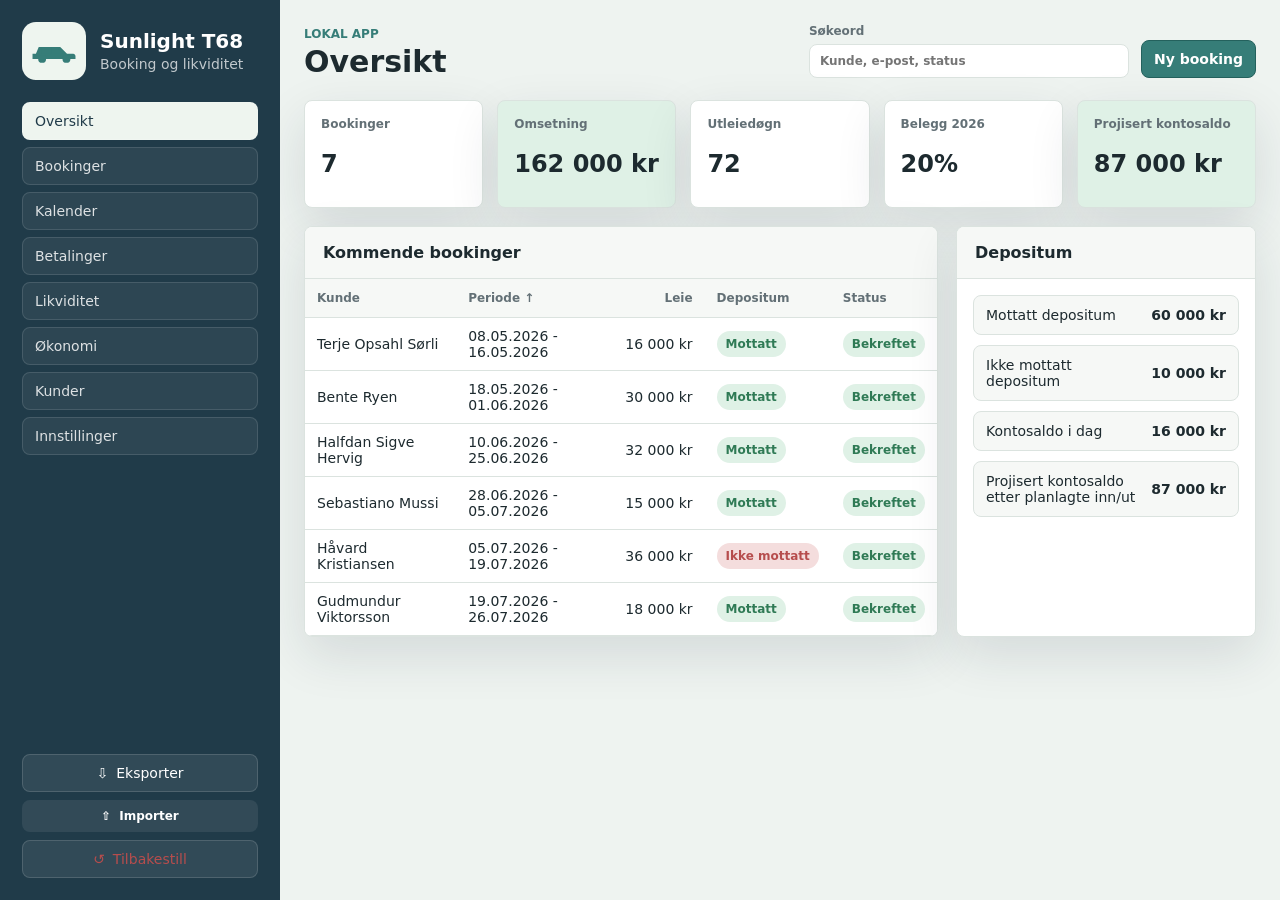
<file: app/index.html>
<!doctype html>
<html lang="no">
  <head>
    <meta charset="utf-8" />
    <meta name="viewport" content="width=device-width, initial-scale=1" />
    <title>Sunlight T68 Booking</title>
    <link rel="stylesheet" href="./styles.css" />
  </head>
  <body>
    <div class="app-shell">
      <aside class="sidebar">
        <div class="brand">
          <div class="brand-mark" aria-hidden="true">
            <svg viewBox="0 0 92 52" role="img">
              <path d="M8 31h6l5-12h38l12 12h11c2 0 4 2 4 4v5H8v-9Z" />
              <path d="M24 19v12h17V19H24Zm22 0v12h16L51 19h-5Z" />
              <circle cx="25" cy="40" r="7" />
              <circle cx="68" cy="40" r="7" />
            </svg>
          </div>
          <div>
            <h1>Sunlight T68</h1>
            <p>Booking og likviditet</p>
          </div>
        </div>

        <nav class="nav-tabs" aria-label="Hovedmeny">
          <button class="active" data-view="dashboard">Oversikt</button>
          <button data-view="bookings">Bookinger</button>
          <button data-view="calendar">Kalender</button>
          <button data-view="payments">Betalinger</button>
          <button data-view="liquidity">Likviditet</button>
          <button data-view="economy">Økonomi</button>
          <button data-view="customers">Kunder</button>
          <button data-view="settings">Innstillinger</button>
        </nav>

        <div class="sidebar-actions">
          <button id="exportJson" class="tool-button" title="Eksporter data">
            <span aria-hidden="true">⇩</span>
            Eksporter
          </button>
          <label class="tool-button import-button" title="Importer data">
            <span aria-hidden="true">⇧</span>
            Importer
            <input id="importJson" type="file" accept="application/json" />
          </label>
          <button id="resetData" class="tool-button danger" title="Tilbakestill">
            <span aria-hidden="true">↺</span>
            Tilbakestill
          </button>
        </div>
      </aside>

      <main>
        <header class="topbar">
          <div>
            <p class="eyebrow">Lokal app</p>
            <h2 id="viewTitle">Oversikt</h2>
          </div>
          <div class="topbar-actions">
            <label>
              Søkeord
              <input id="searchInput" type="search" placeholder="Kunde, e-post, status" />
            </label>
            <button id="newBooking" class="primary-button">Ny booking</button>
          </div>
        </header>

        <section id="dashboard" class="view active">
          <div class="kpi-grid" id="kpiGrid"></div>
          <div class="panel-grid">
            <section class="panel wide">
              <div class="panel-header">
                <h3>Kommende bookinger</h3>
              </div>
              <div class="table-wrap">
                <table id="upcomingTable"></table>
              </div>
            </section>
            <section class="panel">
              <div class="panel-header">
                <h3>Depositum</h3>
              </div>
              <div id="depositSummary" class="summary-stack"></div>
            </section>
          </div>
        </section>

        <section id="bookings" class="view">
          <div class="split-layout">
            <section class="panel">
              <div class="panel-header">
                <h3>Bookingliste</h3>
              </div>
              <div class="table-wrap">
                <table id="bookingTable"></table>
              </div>
            </section>

            <section class="panel editor-panel">
              <div class="panel-header">
                <h3 id="editorTitle">Booking</h3>
              </div>
              <form id="bookingForm" class="booking-form">
                <input type="hidden" name="id" />
                <div class="field-row">
                  <label>Kunde <input name="customer" required /></label>
                  <label>E-post <input name="email" type="email" /></label>
                </div>
                <div class="field-row">
                  <label>Mobil <input name="phone" /></label>
                  <label>Adresse <input name="address" /></label>
                </div>
                <div class="field-row">
                  <label>Startdato <input name="start" type="date" required /></label>
                  <label>Sluttdato <input name="end" type="date" required /></label>
                </div>
                <div class="field-row">
                  <label>Starttid <input name="startTime" type="time" /></label>
                  <label>Sluttid <input name="endTime" type="time" /></label>
                </div>
                <div class="field-row">
                  <label>Leiepris <input name="price" type="number" min="0" step="100" /></label>
                  <label>Depositum <input name="deposit" type="number" min="0" step="100" /></label>
                </div>
                <div class="field-row">
                  <label>Depositumstatus <select name="depositStatus"></select></label>
                  <label>Leiestatus <select name="rentStatus"></select></label>
                </div>
                <div class="field-row">
                  <label>Depositum forfall <input name="depositDueDate" type="date" /></label>
                  <label>Leie forfall <input name="rentDueDate" type="date" /></label>
                </div>
                <div class="field-row">
                  <label>Depositum tilbake <input name="depositRefundDate" type="date" /></label>
                  <label>Km per dag <input name="includedKmDay" type="number" min="0" step="50" /></label>
                </div>
                <label>Utleveringssted <input name="pickup" /></label>
                <label>Tilbakeleveringssted <input name="returnPlace" /></label>
                <label>Notat <textarea name="notes" rows="3"></textarea></label>
                <div class="form-actions">
                  <button type="submit" class="primary-button">Lagre</button>
                  <button type="button" id="duplicateBooking">Dupliser</button>
                  <button type="button" id="deleteBooking" class="danger">Slett</button>
                </div>
              </form>
            </section>
          </div>
        </section>

        <section id="calendar" class="view">
          <section class="panel">
            <div class="calendar-toolbar">
              <button id="prevMonth" title="Forrige måned">‹</button>
              <h3 id="calendarTitle"></h3>
              <button id="nextMonth" title="Neste måned">›</button>
            </div>
            <div id="calendarGrid" class="calendar-grid"></div>
          </section>
        </section>

        <section id="payments" class="view">
          <section class="panel">
            <div class="panel-header">
              <h3>Betalingslinjer</h3>
            </div>
            <div class="table-wrap">
              <table id="paymentTable"></table>
            </div>
          </section>
        </section>

        <section id="liquidity" class="view">
          <div class="panel-grid">
            <section class="panel wide">
              <div class="panel-header">
                <h3>Likviditetsregnskap 2026</h3>
              </div>
              <div class="table-wrap">
                <table id="liquidityTable"></table>
              </div>
            </section>
            <section class="panel">
              <div class="panel-header">
                <h3>Udatert oppfølging</h3>
              </div>
              <div id="undatedCash" class="summary-stack"></div>
            </section>
          </div>
          <section class="panel manual-panel">
            <div class="panel-header">
              <h3>Ekstra transaksjoner</h3>
            </div>
            <form id="transactionForm" class="transaction-form">
              <label>Dato <input name="date" type="date" required /></label>
              <label>Tekst <input name="text" required /></label>
              <label>Beløp <input name="amount" type="number" step="100" required /></label>
              <button type="submit" class="primary-button">Legg til</button>
            </form>
            <div class="table-wrap compact">
              <table id="transactionTable"></table>
            </div>
          </section>
        </section>

        <section id="economy" class="view">
          <div class="kpi-grid" id="economyKpis"></div>
          <div class="panel-grid">
            <section class="panel wide">
              <div class="panel-header">
                <h3>Årskostnadskalkulator</h3>
              </div>
              <form id="economyForm" class="calculator-form">
                <label>Lånesaldo <input name="loanBalance" type="number" min="0" step="1000" /></label>
                <label>Rente % <input name="interestRate" type="number" min="0" step="0.1" /></label>
                <label>Avdrag per år <input name="annualPrincipal" type="number" min="0" step="1000" /></label>
                <label>Forsikring per år <input name="insurance" type="number" min="0" step="500" /></label>
                <label>Årsavgifter <input name="roadTax" type="number" min="0" step="500" /></label>
                <label>Service <input name="service" type="number" min="0" step="500" /></label>
                <label>Vedlikehold <input name="maintenance" type="number" min="0" step="500" /></label>
                <label>Dekk/utstyr <input name="tiresEquipment" type="number" min="0" step="500" /></label>
                <label>Lagring/parkering <input name="storage" type="number" min="0" step="500" /></label>
                <label>Renhold/forbruk <input name="cleaningSupplies" type="number" min="0" step="500" /></label>
                <label>Markedsføring <input name="marketing" type="number" min="0" step="500" /></label>
                <label>Andre faste <input name="otherFixed" type="number" min="0" step="500" /></label>
                <label>Variabel kost/døgn <input name="variablePerRentalDay" type="number" min="0" step="50" /></label>
                <label>Avskrivning per år <input name="annualDepreciation" type="number" min="0" step="1000" /></label>
                <label>Ønsket overskudd <input name="targetProfit" type="number" min="0" step="1000" /></label>
                <button type="submit" class="primary-button">Lagre parametre</button>
              </form>
              <div class="table-wrap">
                <table id="annualCostTable"></table>
              </div>
            </section>
            <section class="panel">
              <div class="panel-header">
                <h3>Break-even</h3>
              </div>
              <div id="breakEvenSummary" class="summary-stack"></div>
            </section>
          </div>
        </section>

        <section id="customers" class="view">
          <section class="panel">
            <div class="panel-header">
              <h3>Kunder</h3>
            </div>
            <div class="table-wrap">
              <table id="customerTable"></table>
            </div>
          </section>
        </section>

        <section id="settings" class="view">
          <section class="panel settings-panel">
            <div class="panel-header">
              <h3>Saldo og dato</h3>
            </div>
            <form id="settingsForm" class="booking-form">
              <div class="field-row">
                <label>Dato for saldo <input name="asOfDate" type="date" /></label>
                <label>Kontosaldo <input name="accountOpeningBalance" type="number" step="100" /></label>
              </div>
              <div class="field-row">
                <label>Likviditetsår <input name="liquidityYear" type="number" min="2020" max="2035" /></label>
              </div>
              <button type="submit" class="primary-button">Lagre innstillinger</button>
            </form>
          </section>
        </section>
      </main>
    </div>

    <div id="toast" class="toast" role="status" aria-live="polite"></div>
    <script src="./app.js"></script>
  </body>
</html>
</file>
<file: app/styles.css>
:root {
  --ink: #1d2a2f;
  --muted: #637076;
  --line: #dbe3df;
  --canvas: #eef3f0;
  --surface: #ffffff;
  --surface-soft: #f6f8f6;
  --navy: #203b49;
  --teal: #367d78;
  --teal-dark: #24615d;
  --mint: #dceee8;
  --amber: #f5dfb8;
  --amber-dark: #8b5d13;
  --red: #b64d4d;
  --red-soft: #f4dddd;
  --green: #2f7a55;
  --green-soft: #dff1e6;
  --shadow: 0 18px 50px rgba(24, 44, 54, 0.12);
}

* {
  box-sizing: border-box;
}

body {
  margin: 0;
  background: var(--canvas);
  color: var(--ink);
  font-family:
    Inter, ui-sans-serif, system-ui, -apple-system, BlinkMacSystemFont, "Segoe UI",
    sans-serif;
  font-size: 14px;
  letter-spacing: 0;
}

button,
input,
select,
textarea {
  font: inherit;
}

button {
  border: 1px solid var(--line);
  background: var(--surface);
  color: var(--ink);
  cursor: pointer;
  border-radius: 8px;
  padding: 9px 12px;
  min-height: 38px;
}

button:hover {
  border-color: var(--teal);
}

input,
select,
textarea {
  width: 100%;
  min-width: 0;
  border: 1px solid var(--line);
  border-radius: 8px;
  background: var(--surface);
  color: var(--ink);
  padding: 9px 10px;
}

textarea {
  resize: vertical;
}

label {
  display: grid;
  gap: 6px;
  color: var(--muted);
  font-size: 12px;
  font-weight: 700;
}

table {
  width: 100%;
  border-collapse: collapse;
}

th,
td {
  border-bottom: 1px solid var(--line);
  padding: 10px 12px;
  text-align: left;
  vertical-align: middle;
}

th {
  background: var(--surface-soft);
  color: var(--muted);
  font-size: 12px;
  font-weight: 800;
  white-space: nowrap;
}

th.sortable {
  padding: 0;
}

.sort-button {
  width: 100%;
  min-height: 38px;
  border: 0;
  border-radius: 0;
  background: transparent;
  color: inherit;
  font-size: 12px;
  font-weight: 800;
  text-align: left;
  white-space: nowrap;
  padding: 10px 12px;
}

th.numeric .sort-button {
  text-align: right;
}

.sort-button:hover {
  background: #e8f0ec;
  color: var(--teal-dark);
}

td {
  background: var(--surface);
}

td.numeric,
th.numeric {
  text-align: right;
  font-variant-numeric: tabular-nums;
}

tr.selectable {
  cursor: pointer;
}

tr.selectable:hover td {
  background: #f1f8f6;
}

.app-shell {
  display: grid;
  grid-template-columns: 280px minmax(0, 1fr);
  min-height: 100vh;
}

.sidebar {
  position: sticky;
  top: 0;
  height: 100vh;
  display: flex;
  flex-direction: column;
  gap: 22px;
  padding: 22px;
  background: var(--navy);
  color: #fff;
}

.brand {
  display: grid;
  grid-template-columns: 64px minmax(0, 1fr);
  align-items: center;
  gap: 14px;
}

.brand-mark {
  display: grid;
  place-items: center;
  height: 58px;
  border-radius: 14px;
  background: #eef5ef;
}

.brand-mark svg {
  width: 52px;
  height: 34px;
  fill: var(--teal);
}

.brand h1 {
  margin: 0;
  font-size: 20px;
  line-height: 1.1;
}

.brand p {
  margin: 4px 0 0;
  color: rgba(255, 255, 255, 0.72);
}

.nav-tabs {
  display: grid;
  gap: 7px;
}

.nav-tabs button {
  justify-content: flex-start;
  border: 1px solid rgba(255, 255, 255, 0.12);
  background: rgba(255, 255, 255, 0.06);
  color: rgba(255, 255, 255, 0.84);
  text-align: left;
}

.nav-tabs button.active,
.nav-tabs button:hover {
  background: #eef5ef;
  color: var(--navy);
}

.sidebar-actions {
  display: grid;
  gap: 8px;
  margin-top: auto;
}

.tool-button {
  display: flex;
  align-items: center;
  gap: 8px;
  justify-content: center;
  color: #fff;
  background: rgba(255, 255, 255, 0.08);
  border-color: rgba(255, 255, 255, 0.14);
  border-radius: 8px;
  padding: 9px 10px;
  cursor: pointer;
}

.tool-button:hover {
  background: rgba(255, 255, 255, 0.14);
}

.import-button input {
  display: none;
}

main {
  min-width: 0;
  padding: 24px;
}

.topbar {
  display: flex;
  justify-content: space-between;
  align-items: end;
  gap: 18px;
  margin-bottom: 22px;
}

.topbar h2 {
  margin: 4px 0 0;
  font-size: 30px;
  line-height: 1.1;
}

.eyebrow {
  margin: 0;
  color: var(--teal);
  font-size: 12px;
  font-weight: 800;
  text-transform: uppercase;
}

.topbar-actions {
  display: grid;
  grid-template-columns: minmax(220px, 320px) auto;
  gap: 12px;
  align-items: end;
}

.primary-button {
  border-color: var(--teal-dark);
  background: var(--teal);
  color: #fff;
  font-weight: 800;
}

.primary-button:hover {
  background: var(--teal-dark);
  color: #fff;
}

.danger {
  color: var(--red);
}

.view {
  display: none;
}

.view.active {
  display: block;
}

.kpi-grid {
  display: grid;
  grid-template-columns: repeat(5, minmax(150px, 1fr));
  gap: 14px;
  margin-bottom: 18px;
}

.kpi-card,
.panel {
  border: 1px solid var(--line);
  border-radius: 8px;
  background: var(--surface);
  box-shadow: var(--shadow);
}

.kpi-card {
  display: grid;
  gap: 8px;
  padding: 16px;
  min-height: 108px;
}

.kpi-card strong {
  font-size: 24px;
  line-height: 1.05;
  font-variant-numeric: tabular-nums;
}

.kpi-card span {
  color: var(--muted);
  font-size: 12px;
  font-weight: 800;
}

.kpi-card.warning {
  background: var(--amber);
}

.kpi-card.positive {
  background: var(--green-soft);
}

.panel {
  min-width: 0;
  overflow: hidden;
}

.panel-header,
.calendar-toolbar {
  display: flex;
  align-items: center;
  justify-content: space-between;
  gap: 12px;
  padding: 16px 18px;
  border-bottom: 1px solid var(--line);
  background: var(--surface-soft);
}

.panel h3,
.calendar-toolbar h3 {
  margin: 0;
  font-size: 16px;
}

.panel-grid {
  display: grid;
  grid-template-columns: minmax(0, 1.5fr) minmax(300px, 0.7fr);
  gap: 18px;
}

.panel.wide {
  min-width: 0;
}

.split-layout {
  display: grid;
  grid-template-columns: minmax(0, 1.1fr) minmax(360px, 0.7fr);
  gap: 18px;
  align-items: start;
}

.table-wrap {
  overflow: auto;
  max-height: calc(100vh - 185px);
}

.table-wrap.compact {
  max-height: 260px;
}

.editor-panel,
.settings-panel {
  position: sticky;
  top: 24px;
}

.manual-panel {
  margin-top: 18px;
}

.booking-form {
  display: grid;
  gap: 13px;
  padding: 18px;
}

.transaction-form,
.calculator-form {
  display: grid;
  gap: 12px;
  align-items: end;
  padding: 18px;
  border-bottom: 1px solid var(--line);
}

.transaction-form {
  grid-template-columns: 150px minmax(180px, 1fr) 140px auto;
}

.calculator-form {
  grid-template-columns: repeat(4, minmax(150px, 1fr));
}

.field-row {
  display: grid;
  grid-template-columns: repeat(2, minmax(0, 1fr));
  gap: 12px;
}

.form-actions {
  display: flex;
  flex-wrap: wrap;
  gap: 10px;
}

.status-pill {
  display: inline-flex;
  align-items: center;
  min-height: 26px;
  border-radius: 999px;
  padding: 3px 9px;
  font-size: 12px;
  font-weight: 800;
  white-space: nowrap;
}

.status-paid,
.status-confirmed,
.status-complete {
  background: var(--green-soft);
  color: var(--green);
}

.status-open,
.status-planned {
  background: var(--amber);
  color: var(--amber-dark);
}

.status-missing,
.status-cancelled {
  background: var(--red-soft);
  color: var(--red);
}

.calendar-grid {
  display: grid;
  grid-template-columns: repeat(7, minmax(0, 1fr));
  gap: 1px;
  padding: 1px;
  background: var(--line);
}

.calendar-head,
.calendar-day {
  min-height: 92px;
  background: var(--surface);
  padding: 9px;
}

.calendar-head {
  min-height: 36px;
  background: var(--navy);
  color: #fff;
  font-size: 12px;
  font-weight: 800;
  text-align: center;
}

.calendar-day {
  display: grid;
  grid-template-rows: auto 1fr;
  gap: 7px;
}

.calendar-day.empty {
  background: #f1f4f2;
}

.calendar-day.busy {
  background: var(--mint);
}

.calendar-day.turn {
  background: var(--amber);
}

.day-number {
  font-weight: 900;
  font-variant-numeric: tabular-nums;
}

.day-content {
  display: grid;
  gap: 4px;
  align-content: start;
  color: var(--ink);
  font-size: 12px;
  line-height: 1.25;
}

.summary-stack {
  display: grid;
  gap: 10px;
  padding: 16px;
}

.summary-line {
  display: flex;
  align-items: center;
  justify-content: space-between;
  gap: 12px;
  border: 1px solid var(--line);
  border-radius: 8px;
  background: var(--surface-soft);
  padding: 11px 12px;
}

.summary-line strong {
  font-variant-numeric: tabular-nums;
  white-space: nowrap;
}

.toast {
  position: fixed;
  right: 22px;
  bottom: 22px;
  z-index: 20;
  max-width: 360px;
  transform: translateY(20px);
  opacity: 0;
  border-radius: 8px;
  background: var(--navy);
  color: #fff;
  padding: 12px 14px;
  box-shadow: var(--shadow);
  transition:
    opacity 160ms ease,
    transform 160ms ease;
}

.toast.show {
  transform: translateY(0);
  opacity: 1;
}

@media (max-width: 1180px) {
  .app-shell {
    grid-template-columns: 230px minmax(0, 1fr);
  }

  .kpi-grid {
    grid-template-columns: repeat(3, minmax(150px, 1fr));
  }

  .split-layout,
  .panel-grid {
    grid-template-columns: 1fr;
  }

  .editor-panel,
  .settings-panel {
    position: static;
  }
}

@media (max-width: 760px) {
  .app-shell {
    grid-template-columns: 1fr;
  }

  .sidebar {
    position: static;
    height: auto;
  }

  .nav-tabs {
    grid-template-columns: repeat(2, minmax(0, 1fr));
  }

  main {
    padding: 16px;
  }

  .topbar,
  .topbar-actions,
  .transaction-form,
  .calculator-form {
    display: grid;
    grid-template-columns: 1fr;
  }

  .kpi-grid,
  .field-row {
    grid-template-columns: 1fr;
  }

  .calendar-day {
    min-height: 76px;
    padding: 7px;
  }
}
</file>
